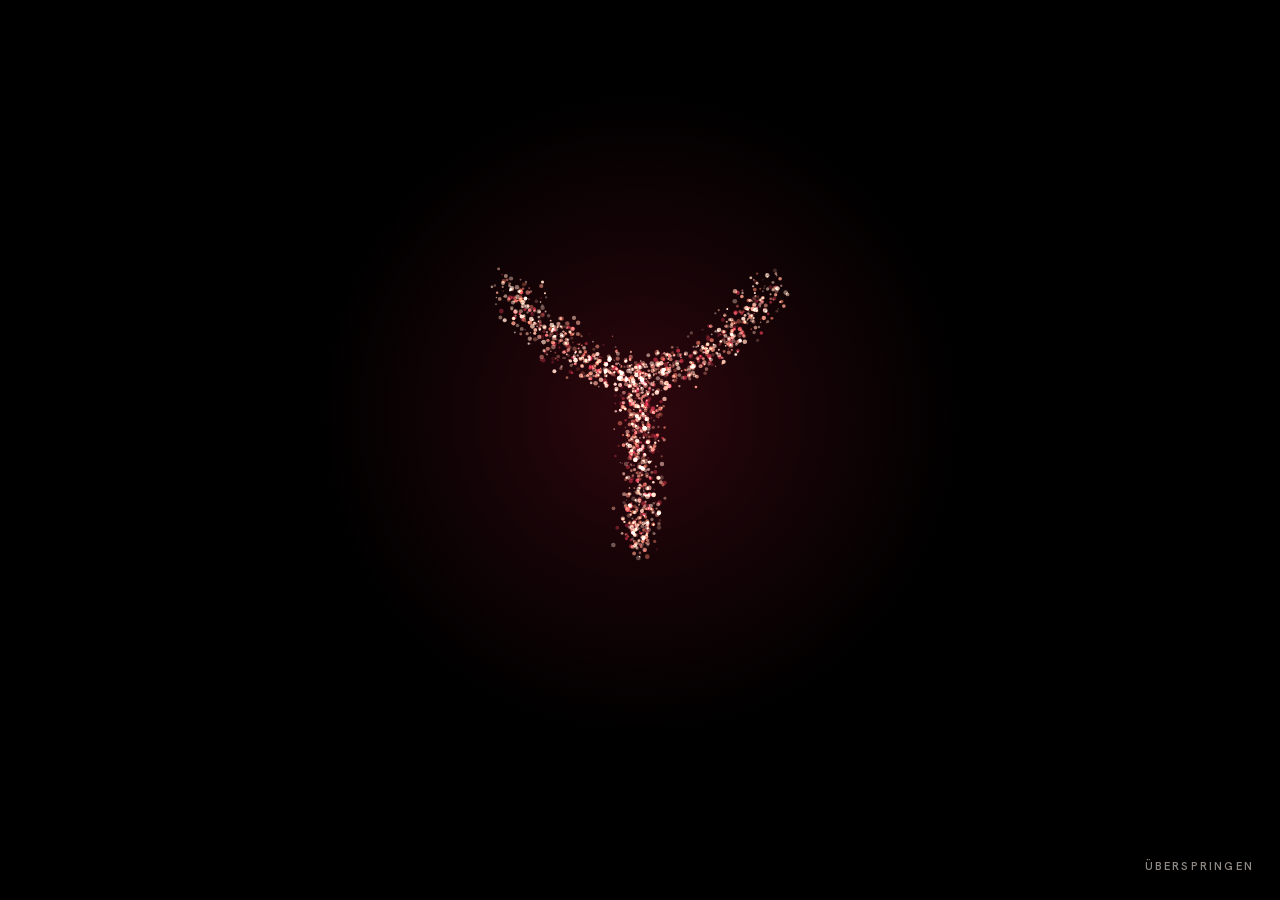
<file: index.html>
<!doctype html>
<html lang="de">
<head>
<meta charset="utf-8">
<meta name="viewport" content="width=device-width,initial-scale=1,viewport-fit=cover">
<title>BLYNK Warteliste</title>
<meta name="description" content="BLYNK: Weniger schreiben. Mehr erleben. München und Frankfurt, ab April 2027. Nur auf Bewerbung.">
<meta name="theme-color" content="#000000">
<meta property="og:title" content="BLYNK · Let's blynk tonight.">
<meta property="og:description" content="Weniger schreiben. Mehr erleben. München und Frankfurt, ab April 2027. Nur auf Bewerbung.">
<meta property="og:image" content="https://letsblynk.com/media/teaser_poster.jpg">
<meta property="og:image" content="https://letsblynk.com/media/portrait-900.jpg">
<meta property="og:url" content="https://letsblynk.com/">
<link rel="icon" href="favicon.ico" sizes="any">
<link rel="icon" href="favicon.svg" type="image/svg+xml">
<link rel="apple-touch-icon" href="apple-touch-icon.png">
<style>
@font-face{font-family:"Hanken Grotesk";font-weight:400;font-display:swap;src:url(media/fonts/HankenGrotesk-Regular.woff2) format("woff2")}
@font-face{font-family:"Hanken Grotesk";font-weight:500;font-display:swap;src:url(media/fonts/HankenGrotesk-Medium.woff2) format("woff2")}
@font-face{font-family:"Hanken Grotesk";font-weight:600;font-display:swap;src:url(media/fonts/HankenGrotesk-SemiBold.woff2) format("woff2")}
@font-face{font-family:"Poppins";font-weight:800;font-display:swap;src:url(media/fonts/Poppins-ExtraBold.ttf) format("truetype")}

/* Layout: Porträt im roten Licht als volle Bildhälfte (Desktop links, Handy oben), daneben Satz, Countdown und Warteliste. Kein Text über dem Foto. Nur ein dunkles Erscheinungsbild, wie App und Markenbuch. */
:root{
 --night:#000; --raised:#121212; --raised2:#1c1c1c;
 --fg:#fff; --soft:#d9d4ce; --muted:#9d968f;
 --wine:#6e1220; --bone:#f3eadb; --err:#ff9c9c;
 --display:"Poppins","Helvetica Neue",Helvetica,Arial,sans-serif;
 --ui:"Hanken Grotesk","Helvetica Neue",Helvetica,Arial,sans-serif;
 color-scheme:dark;
}
*{box-sizing:border-box}
[hidden]{display:none!important}
html{-webkit-text-size-adjust:100%;background:var(--night)}
body{margin:0;background:var(--night);color:var(--fg);font-family:var(--ui);font-size:17px;line-height:1.5;-webkit-font-smoothing:antialiased;overflow-x:hidden;min-height:100vh;min-height:100dvh;display:flex;flex-direction:column}

img,video{max-width:100%;display:block}
a{color:inherit}
.w{position:relative;z-index:1;width:100%;max-width:1160px;margin:0 auto;padding-left:max(16px,env(safe-area-inset-left,0px));padding-right:max(16px,env(safe-area-inset-right,0px))}
:focus-visible{outline:2px solid var(--fg);outline-offset:3px;border-radius:6px}

header{position:sticky;top:0;z-index:20;background:#000;padding-top:env(safe-area-inset-top,0px);border-bottom:1px solid rgba(243,234,219,.14)}
header .w{display:flex;align-items:center;height:60px}
.wm{width:96px;height:auto}
.lang{margin-left:auto;font:inherit;font-size:11px;font-weight:600;letter-spacing:.2em;background:none;color:var(--soft);border:1px solid rgba(243,234,219,.25);border-radius:999px;padding:7px 12px;cursor:pointer;transition:border-color .2s,color .2s}
.lang:hover{border-color:var(--bone);color:var(--bone)}

main{flex:1}
.portrait{position:fixed;inset:0;z-index:0;margin:0;overflow:hidden;pointer-events:none}
.portrait img{width:100%;height:100%;object-fit:cover;object-position:50% 22%;animation:fade 1.8s cubic-bezier(.23,1,.32,1) .1s both}
@keyframes fade{from{opacity:0;transform:scale(1.06)}to{opacity:1;transform:scale(1)}}
@media (min-width:901px){
 .portrait{left:auto;width:62vw;-webkit-mask-image:linear-gradient(90deg,transparent,#000 45%);mask-image:linear-gradient(90deg,transparent,#000 45%)}
 .portrait img{object-position:60% 28%}
 @keyframes fade{from{opacity:0;transform:scale(1.06)}to{opacity:1;transform:scale(1)}}
}
main{display:flex;align-items:center}
main .w{display:grid;grid-template-columns:minmax(0,640px);justify-content:center;justify-items:center;row-gap:clamp(32px,6vh,52px);padding-block:clamp(28px,7vh,72px)}
.intro{width:100%}
.card{width:100%;max-width:420px}
.kicker{font-size:12px;font-weight:600;letter-spacing:.32em;text-transform:uppercase;color:var(--soft);margin:0 0 10px}
h1{font-family:var(--display);font-weight:800;letter-spacing:-.03em;line-height:1;margin:0;font-size:clamp(46px,13vw,76px);color:var(--bone)}
.line{white-space:nowrap}
.lede{margin:16px 0 0;font-size:clamp(16px,1.5vw,18px);line-height:1.5;color:var(--soft);max-width:30em}
.line{display:block;overflow:hidden;padding-bottom:.1em}
.line>span{display:block;animation:rise .9s cubic-bezier(.23,1,.32,1) both}
.line:nth-child(2)>span{animation-delay:.12s}
@keyframes rise{from{transform:translateY(105%)}}
/* Das BLYNK-Auge: pulsiert und blinzelt */
.eye{display:block;width:clamp(44px,11vw,58px);height:auto;margin:0 auto 20px;overflow:visible;filter:drop-shadow(0 0 5px rgba(140,22,42,.45))}
.eye .lid{transform-box:fill-box;transform-origin:50% 30%;animation:blink 5.2s cubic-bezier(.65,0,.35,1) 1.2s infinite}
@keyframes blink{0%,86%,100%{transform:scaleY(1)}90%{transform:scaleY(.06)}94%{transform:scaleY(1)}}

/* Mehr erleben: Buchstaben kommen einzeln aus der Unschärfe und rücken zusammen */
h1.lux{position:relative;isolation:isolate;color:var(--bone);display:inline-block}
h1.lux .ch{display:inline-block;white-space:pre;opacity:0;filter:blur(14px);transform:translateY(.12em);animation:chin 1.3s cubic-bezier(.23,1,.32,1) forwards}
@keyframes chin{to{opacity:1;filter:blur(0);transform:none}}
h1.lux .word{display:inline-block;animation:track 2.2s cubic-bezier(.23,1,.32,1) both}
@keyframes track{from{letter-spacing:.14em}to{letter-spacing:-.03em}}
/* Countdown: läuft sekundengenau */
.timer{display:flex;justify-content:center;align-items:flex-start;gap:clamp(5px,1.6vw,10px);margin-top:26px}
.unit{display:grid;justify-items:center;gap:6px}
.digits{display:flex;gap:3px}
.dg{position:relative;min-width:clamp(22px,6.4vw,30px);height:clamp(34px,9.6vw,44px);border-radius:7px;background:linear-gradient(#151515,#0a0a0a);border:1px solid rgba(243,234,219,.14);font-family:var(--display);font-weight:800;font-size:clamp(18px,5.2vw,26px);line-height:clamp(32px,9.2vw,42px);color:var(--bone);text-align:center;font-variant-numeric:tabular-nums;overflow:hidden}
.dg span{display:block}
.dg.tick span{animation:tick .45s cubic-bezier(.23,1,.32,1)}
@keyframes tick{from{transform:translateY(-70%);opacity:0}}
.unit small{font-size:9.5px;font-weight:600;letter-spacing:.2em;text-transform:uppercase;color:var(--muted)}
.sep{font-family:var(--display);font-weight:800;font-size:clamp(16px,4.6vw,22px);line-height:clamp(34px,9.6vw,44px);color:rgba(243,234,219,.35)}
.timer-note{margin:12px 0 0;font-size:11px;letter-spacing:.24em;text-transform:uppercase;color:var(--muted)}

.card{position:relative;isolation:isolate;overflow:hidden;background:#050505;border:1px solid rgba(243,234,219,.16);border-radius:28px;padding:clamp(24px,3.4vw,40px)}
.card::before{content:"";position:absolute;inset:-20%;z-index:-1;background:radial-gradient(85% 60% at 50% 0%,rgba(168,26,50,.9),rgba(110,18,32,.45) 45%,transparent 78%),radial-gradient(80% 50% at 50% 100%,rgba(130,20,38,.75),rgba(110,18,32,.2) 50%,transparent 80%);animation:cardpulse 4.8s cubic-bezier(.45,0,.55,1) infinite}
@keyframes cardpulse{0%,100%{opacity:.35;transform:scale(.92)}50%{opacity:1;transform:scale(1.08)}}
.card h2{font-family:var(--display);font-weight:800;font-size:24px;letter-spacing:-.02em;line-height:1.1;margin:0 0 18px}
.sub{margin:0 0 22px;font-size:14px;color:var(--muted)}
.seg{display:flex;gap:28px;margin-bottom:20px;border-bottom:1px solid rgba(243,234,219,.14)}
.seg button{font:inherit;font-size:12px;font-weight:600;letter-spacing:.18em;text-transform:uppercase;border:0;background:none;color:var(--muted);padding:0 0 12px;margin-bottom:-1px;border-bottom:1px solid transparent;cursor:pointer;transition:color .15s,border-color .15s}
.seg button:hover{color:var(--soft)}
.seg button[aria-pressed="true"]{color:var(--bone);border-bottom-color:var(--bone)}
form,.grp{display:grid;gap:16px}
label{display:grid;gap:4px;font-size:11px;font-weight:600;letter-spacing:.16em;text-transform:uppercase;color:var(--muted)}
input,select{font:inherit;font-size:17px;letter-spacing:0;text-transform:none;color:var(--fg);background:transparent;border:0;border-bottom:1px solid rgba(243,234,219,.22);border-radius:0;padding:6px 0 8px;width:100%;outline:none;-webkit-appearance:none;appearance:none;min-width:0;transition:border-color .2s}
input::placeholder{color:#5f5a55}
select{background-image:linear-gradient(45deg,transparent 50%,#9d968f 50%),linear-gradient(135deg,#9d968f 50%,transparent 50%);background-position:calc(100% - 10px) 55%,calc(100% - 4px) 55%;background-size:6px 6px;background-repeat:no-repeat;padding-right:24px}
select option{background:#111;color:#fff}
input:focus,select:focus{border-bottom-color:var(--bone)}
label:focus-within{color:var(--bone)}
[aria-invalid="true"]{border-bottom-color:var(--err)!important}
.row{display:grid;grid-template-columns:1fr 1fr;gap:16px}
@media (max-width:340px){.row{grid-template-columns:1fr}}
.ok{display:flex;gap:12px;align-items:flex-start;font-size:12.5px;font-weight:400;letter-spacing:0;text-transform:none;line-height:1.45;color:var(--muted);margin-top:2px}
.ok input{width:18px;height:18px;flex:0 0 18px;padding:0;border:1px solid rgba(243,234,219,.4);border-radius:50%;margin-top:1px;cursor:pointer;display:grid;place-content:center}
.ok input:checked{background:var(--bone);border-color:var(--bone)}
.ok input:checked::after{content:"";width:8px;height:4px;border-left:1.5px solid #000;border-bottom:1.5px solid #000;transform:rotate(-45deg) translate(1px,-1px)}
.ok a{color:var(--soft)}
.hp{position:absolute;left:-9999px;width:1px;height:1px;overflow:hidden}
.send{font:inherit;font-weight:600;font-size:13px;letter-spacing:.2em;text-transform:uppercase;background:var(--bone);color:#000;border:0;border-radius:999px;height:56px;cursor:pointer;margin-top:6px;transition:transform .12s cubic-bezier(.23,1,.32,1),background-color .2s}
.send:hover{background:#fff}
.send:active{transform:scale(.98)}
.send[disabled]{opacity:.6;cursor:default}
.err{color:var(--err);font-size:13px;margin:0}
.err:empty{display:none}
.done{display:grid;gap:14px}
.done p{margin:0;color:var(--soft)}
.invite{display:flex;gap:10px;align-items:center;border-bottom:1px solid rgba(243,234,219,.22);padding:4px 0 10px}
.invite code{font-family:var(--ui);font-size:14px;overflow-wrap:anywhere;flex:1;min-width:0;color:var(--bone)}
.invite button{font:inherit;font-weight:600;font-size:11px;letter-spacing:.18em;text-transform:uppercase;background:none;color:var(--fg);border:1px solid rgba(243,234,219,.4);border-radius:999px;height:36px;padding:0 14px;cursor:pointer}
.invite button:hover{border-color:var(--bone)}
.note{font-size:13px;color:var(--muted)}

footer .w{display:flex;flex-wrap:wrap;gap:6px 18px;padding-block:14px calc(14px + env(safe-area-inset-bottom,0px));font-size:13px;color:var(--muted)}
footer a{color:var(--muted);text-decoration:none}
footer a:hover{color:var(--fg)}
/* Intro: Staub formt das BLYNK-Auge, glüht, zerstiebt, die Seite öffnet sich wie ein Lid */
#intro{position:fixed;inset:0;z-index:100;background:#000;cursor:pointer;--rx:0px;--ry:0px}
#intro.open{-webkit-mask-image:radial-gradient(ellipse var(--rx) var(--ry) at 50% 46%,transparent 0 92%,#000 100%);mask-image:radial-gradient(ellipse var(--rx) var(--ry) at 50% 46%,transparent 0 92%,#000 100%)}
#intro canvas{position:absolute;inset:0;width:100%;height:100%}
#intro button{position:absolute;right:max(16px,env(safe-area-inset-right,0px));bottom:calc(16px + env(safe-area-inset-bottom,0px));font:inherit;font-size:11px;font-weight:600;letter-spacing:.2em;text-transform:uppercase;color:#8f8882;background:none;border:0;padding:10px;cursor:pointer}
#intro button:hover{color:#f3eadb}
body.intro-on{overflow:hidden}
body.intro-on .portrait img,body.intro-on h1.lux *,body.intro-on /* Komposition: Text links, Gesicht rechts, damit nichts im Gesicht liegt */
.intro{text-align:left}
h1.lux{text-align:left}
.intro .eye{margin:0 0 18px}
.timer{justify-content:flex-start}
.timer-note{text-align:left}
main .w{justify-content:start!important;justify-items:start!important}
.card{max-width:420px}
@media (max-width:900px){
 main .w{grid-template-columns:minmax(0,1fr)!important}
 h1.lux .word{display:inline-block}
 .intro,h1.lux{text-align:center}
 .intro .eye{margin:0 auto 10px;width:40px}
 .timer{justify-content:center}
 .timer-note{text-align:center}
 main .w{justify-items:center!important;justify-content:center!important;padding-block:12px 28px!important;row-gap:22px!important}
}
@media (min-width:600px) and (max-width:900px){
 h1.lux{font-size:clamp(56px,8vw,72px)}
}
@media (max-width:599px){
 h1.lux{font-size:clamp(38px,11vw,46px);line-height:1}
 .card{max-width:none}
}
@media (min-width:901px){
 main .w{grid-template-columns:minmax(0,480px)!important;padding-left:max(48px,7vw)!important;margin:0;row-gap:28px!important;padding-block:32px 40px!important}
 header .w,footer .w{max-width:none;padding-left:max(48px,7vw);padding-right:max(48px,7vw)}
 h1.lux{font-size:clamp(56px,5.6vw,84px)!important;line-height:.98}
 h1.lux .word{display:block}
}
/* Kopfzeile: Logo, kleiner Satz mit blinzelndem Auge, Sprache */
header .w{position:relative}
.claim{position:absolute;left:50%;top:50%;transform:translate(-50%,-50%);display:flex;align-items:center;gap:9px;white-space:nowrap}
header .eye{width:18px!important;margin:0!important;filter:drop-shadow(0 0 3px rgba(140,22,42,.5))}
header h1.lux{font-family:var(--ui)!important;font-size:11px!important;font-weight:600;letter-spacing:.3em!important;text-transform:uppercase;line-height:1;color:var(--bone);text-align:left}
header h1.lux .word{display:inline-block!important;animation:none}
header h1.lux .ch{filter:blur(6px)}
@media (max-width:420px){.claim{gap:7px}header h1.lux{letter-spacing:.2em!important;font-size:10px!important}.wm{width:80px}}

/* Großer Timer auf Höhe des Gesichts */
.timer{margin-top:0!important;gap:clamp(5px,1.6vw,12px)}
.digits{gap:4px}
.dg{min-width:clamp(30px,8.4vw,52px)!important;height:clamp(46px,12.6vw,76px)!important;font-size:clamp(28px,7.6vw,48px)!important;line-height:clamp(44px,12.2vw,74px)!important;border-radius:clamp(8px,2vw,12px)!important;background:rgba(10,10,10,.82)!important}
.sep{font-size:clamp(22px,6vw,36px)!important;line-height:clamp(46px,12.6vw,76px)!important}
.unit small{font-size:10px;margin-top:2px}
.timer-note{font-size:12px!important;margin-top:16px!important}
@media (max-width:900px){main .w{padding-block:clamp(110px,19vh,190px) 28px!important;row-gap:clamp(36px,6vh,56px)!important}}
@media (min-width:901px){main .w{grid-template-columns:minmax(0,560px)!important;row-gap:40px!important}}
/* Timer liegt auf den Augen, Hinweis und Warteliste rücken dicht heran */
.timer-note{margin-top:8px!important}
main .w{row-gap:20px!important}
@media (min-width:901px){
 .portrait{left:16vw;right:16vw;width:auto;-webkit-mask-image:linear-gradient(90deg,transparent,#000 22%,#000 78%,transparent);mask-image:linear-gradient(90deg,transparent,#000 22%,#000 78%,transparent)}
 .portrait img{object-position:62% 30%}
 main .w{grid-template-columns:minmax(0,560px)!important;justify-content:center!important;justify-items:center!important;padding-left:16px!important;margin:0 auto!important;padding-block:var(--top,180px) 40px!important}
 .intro,.timer-note{text-align:center}
 .timer{justify-content:center}
 header .w,footer .w{max-width:1160px;margin:0 auto}
}
@media (min-width:600px) and (max-width:900px){main .w{padding-top:clamp(90px,12vh,150px)!important}}
/* Timer oberhalb der Augen, Warteliste direkt unterhalb: Lage wird per Skript aus dem Bild berechnet */
main{align-items:flex-start!important}
main .w{padding-top:var(--padtop,24px)!important}
.card{margin-top:var(--cardgap,0px)}
.sr{position:absolute;width:1px;height:1px;overflow:hidden;clip:rect(0 0 0 0);white-space:nowrap}
/* Blinzelndes Auge neben dem Titel der Warteliste */
.cardhead{display:flex;align-items:center;justify-content:space-between;gap:16px;margin-bottom:18px}
.cardhead h2{margin:0!important}
.cardeye{width:30px!important;margin:0!important;flex:none;filter:drop-shadow(0 0 4px rgba(150,22,44,.55))}
/* bis München und Frankfurt: dünn, gesperrt, zwischen zwei Haarlinien */
.timer-note{display:flex;align-items:center;justify-content:center;gap:12px;margin-top:14px!important;font-size:10px!important;font-weight:400;letter-spacing:.36em!important;white-space:nowrap;text-transform:uppercase;color:var(--bone)!important;opacity:.86;padding-left:.46em}
.timer-note::before,.timer-note::after{content:"";height:1px;width:clamp(18px,6vw,64px);background:linear-gradient(90deg,transparent,rgba(243,234,219,.6))}
.timer-note::after{background:linear-gradient(90deg,rgba(243,234,219,.6),transparent)}
/* Lesbarkeit auf dem hellen Bild, ohne das Bild abzudunkeln */
.unit small,.timer-note{text-shadow:0 1px 2px rgba(0,0,0,.95),0 0 10px rgba(0,0,0,.85),0 0 22px rgba(0,0,0,.6)}
.timer-note::before,.timer-note::after{box-shadow:0 0 6px rgba(0,0,0,.8)}
.dg{box-shadow:0 6px 18px rgba(0,0,0,.45)}
footer{position:relative;z-index:2;background:#000;border-top:1px solid rgba(243,234,219,.14)}
/* Menüzeile: weicher Verlauf von Schwarz ins Bild statt harter Kante */
header{background:linear-gradient(180deg,#000 0%,rgba(0,0,0,.92) 45%,rgba(0,0,0,.55) 72%,rgba(0,0,0,0) 100%)!important;border-bottom:0!important;padding-bottom:34px}
main{margin-top:-34px}
/* Desktop und iPad quer: weinroter Verlauf an den Seiten statt schwarzer Balken */
@media (min-width:901px){
 body{background:
  radial-gradient(60% 75% at 0% 55%,rgba(150,24,44,.85),rgba(110,18,32,.45) 45%,transparent 75%),
  radial-gradient(60% 75% at 100% 55%,rgba(150,24,44,.85),rgba(110,18,32,.45) 45%,transparent 75%),
  linear-gradient(90deg,#2a0509 0%,#000 26%,#000 74%,#2a0509 100%)!important;background-attachment:fixed!important}
 .portrait{-webkit-mask-image:linear-gradient(90deg,transparent 0%,#000 24%,#000 76%,transparent 100%)!important;mask-image:linear-gradient(90deg,transparent 0%,#000 24%,#000 76%,transparent 100%)!important}
}
/* Instagram in der Menüzeile */
.social{margin-left:auto;display:grid;place-items:center;width:34px;height:34px;border-radius:999px;border:1px solid rgba(243,234,219,.25);color:var(--soft);transition:border-color .2s,color .2s}
.social:hover{border-color:var(--bone);color:var(--bone)}
.social svg{width:16px;height:16px}
.igfoot{display:inline-flex;align-items:center;gap:6px}
.igfoot svg{width:15px;height:15px}
@media (prefers-reduced-motion:reduce){*,*::before,*::after{animation:none!important;transition:none!important}}
</style>
</head>
<body>


<div id="intro" aria-hidden="true"><canvas id="introc"></canvas><button type="button" id="skip" tabindex="-1">Überspringen</button></div>

<figure class="portrait"><img src="media/portrait-900.jpg" srcset="media/portrait-900.jpg 900w, media/portrait.jpg 1450w" sizes="(min-width:901px) 44vw, 100vw" alt="Porträt einer Frau im roten Licht" fetchpriority="high"></figure>

<header><div class="w">
 <svg class="wm" role="img" aria-label="BLYNK" viewBox="-160 -160 11188 1810"><g transform="translate(0 1490) scale(1 -1)"><path d="M165 0H738C1084 0 1241 173 1241 402C1241 631 1080 761 931 769V784C1069 818 1183 913 1183 1099C1183 1319 1030 1490 714 1490H165ZM393 196V669H724C902 669 1015 554 1015 413C1015 289 929 196 715 196ZM393 845V1295H698C875 1295 959 1202 959 1080C959 937 843 845 692 845Z" fill="#fff"/><path transform="translate(2287 0)" d="M165 0H1068V196H393V1490H165Z" fill="#fff"/><path d="M4559 1380 Q5207 486 5855 1380" fill="none" stroke="#fff" stroke-width="220" stroke-linecap="round"/><path d="M5207 933 L5207 110" fill="none" stroke="#fff" stroke-width="220" stroke-linecap="round"/><path transform="translate(6969 0)" d="M165 0H396V795C396 872 388 1026 379 1213C487 1013 544 910 617 793L1120 0H1384V1490H1153V642C1153 556 1157 417 1168 273C1102 416 1035 529 989 603L428 1490H165Z" fill="#fff"/><path transform="translate(9460 0)" d="M165 0H393V468L602 692L1083 0H1353L761 845L1347 1490H1057L639 1027C544 920 466 824 390 717L393 1014V1490H165Z" fill="#fff"/></g></svg>
 <a class="social" href="https://www.instagram.com/lets.blynk/" target="_blank" rel="noopener" aria-label="BLYNK auf Instagram (@lets.blynk)"><svg viewBox="0 0 24 24" aria-hidden="true"><rect x="3" y="3" width="18" height="18" rx="5.5" fill="none" stroke="currentColor" stroke-width="1.6"/><circle cx="12" cy="12" r="4.1" fill="none" stroke="currentColor" stroke-width="1.6"/><circle cx="17.4" cy="6.6" r="1.1" fill="currentColor"/></svg></a>
 <button class="lang" style="margin-left:10px" id="lang" type="button" aria-label="Sprache wechseln">EN</button>
</div></header>

<main><h1 class="sr" id="h1"><span data-t="h1b">Mehr erleben.</span></h1><div class="w">
 <div class="intro">
  <div class="timer" id="timer" role="timer"></div>
  <p class="timer-note" data-t="tnote">bis München und Frankfurt</p>
 </div>

 <div class="card" id="liste">
  <div id="formwrap">
   <div class="cardhead"><h2 id="ftitle">Auf die Warteliste.</h2><svg class="eye cardeye" viewBox="4380 60 1650 1460" aria-hidden="true"><g transform="translate(0 1490) scale(1 -1)"><g class="lid"><path d="M4559 1380 Q5207 486 5855 1380" fill="none" stroke="#f3eadb" stroke-width="200" stroke-linecap="round"/><path d="M5207 933 L5207 110" fill="none" stroke="#f3eadb" stroke-width="200" stroke-linecap="round"/></g></g></svg></div>
   <div class="seg" role="group" aria-label="Ich bin">
    <button type="button" id="t-member" aria-pressed="true" data-t="t_m">Mitglied</button>
    <button type="button" id="t-partner" aria-pressed="false" data-t="t_p">Partner</button>
   </div>
   <form id="form" novalidate>
    <div class="hp" aria-hidden="true"><label>Website<input id="f-hp" tabindex="-1" autocomplete="off"></label></div>
    <div class="grp" id="g-member">
     <div class="row">
      <label><span data-t="name">Vorname</span><input id="f-name" autocomplete="given-name" maxlength="40"></label>
      <label><span data-t="city">Stadt</span><select id="f-city"></select></label>
     </div>
     <label><span data-t="mail">E-Mail</span><input id="f-mail" type="email" autocomplete="email" inputmode="email" maxlength="80"></label>
     <label id="codewrap" hidden><span data-t="code">Einladungscode</span><input id="f-code" maxlength="24" autocapitalize="characters" autocorrect="off"></label>
    </div>
    <div class="grp" id="g-partner" hidden>
     <div class="row">
      <label><span data-t="biz">Betrieb</span><input id="p-biz" maxlength="80" autocomplete="organization"></label>
      <label><span data-t="type">Art</span><select id="p-type"></select></label>
     </div>
     <div class="row">
      <label><span data-t="contact">Ansprechpartner</span><input id="p-name" maxlength="60" autocomplete="name"></label>
      <label><span data-t="city">Stadt</span><select id="p-city"></select></label>
     </div>
     <div class="row">
      <label><span data-t="mail">E-Mail</span><input id="p-mail" type="email" autocomplete="email" inputmode="email" maxlength="80"></label>
      <label><span data-t="phone">Telefon</span><input id="p-tel" type="tel" maxlength="30" autocomplete="tel"></label>
     </div>
    </div>
    <label class="ok"><input id="f-ok" type="checkbox"><span id="ok-text"></span></label>
    <p class="err" id="err" role="alert"></p>
    <button class="send" id="send" type="submit">Eintragen</button>
   </form>
  </div>
  <div class="done" id="done" hidden aria-live="polite">
   <h2 id="d-h"></h2>
   <p id="d-p"></p>
   <div id="d-invite" hidden>
    <p data-t="inv_p" style="margin-bottom:8px">Bring Freunde mit. Mit deinem Link landen sie mit dir auf der Liste.</p>
    <div class="invite"><code id="inv-link"></code><button id="copy" type="button" data-t="copy">Kopieren</button></div>
   </div>
   <p class="note" id="d-note" hidden></p>
  </div>
 </div>
</div></main>

<footer><div class="w">
 <span>© 2026 BLYNK</span>
 <a href="impressum.html" data-t="imp">Impressum</a>
 <a href="datenschutz.html" data-t="ds">Datenschutz</a>
 <a class="igfoot" href="https://www.instagram.com/lets.blynk/" target="_blank" rel="noopener"><svg viewBox="0 0 24 24" aria-hidden="true"><rect x="3" y="3" width="18" height="18" rx="5.5" fill="none" stroke="currentColor" stroke-width="1.6"/><circle cx="12" cy="12" r="4.1" fill="none" stroke="currentColor" stroke-width="1.6"/><circle cx="17.4" cy="6.6" r="1.1" fill="currentColor"/></svg><span>@lets.blynk</span></a>
 <a href="mailto:info@letsblynk.com">info@letsblynk.com</a>
 <span data-t="ai">Bild KI-generiert</span>
</div></footer>

<script>
/* Ziel: Supabase-Tabelle public.waitlist (Frankfurt). Öffentlicher Schlüssel, Besucher dürfen nur eintragen, nicht lesen. */
const ENDPOINT = "https://fixbjbrrpkvuqzwudthp.supabase.co/rest/v1/waitlist";
const KEY = "sb_publishable_X3zyIel2L_0V623xOwaJgw_TXD5B_BW";
const SITE = "https://letsblynk.com";
const LIVE = /(^|\.)letsblynk\.com$/i.test(location.hostname);
const LAUNCH = new Date("2027-04-01T00:00:00+02:00");
const T = {
 de:{ lang:"EN", kicker:"München · Frankfurt · April 2027", h1a:"Weniger schreiben.", h1b:"Mehr erleben.",
  tnote:"bis München und Frankfurt", play:"Mit Ton", pause:"Pause",
  t_m:"Mitglied", t_p:"Partner", f_m:"Auf die Warteliste.", f_p:"Partner werden.", s_m:"Das Komitee meldet sich vor dem Start.", s_p:"Für Restaurants, Bars, Hotels und Gastgeber. Wir melden uns persönlich.", lede:"Die Erlebnis-App für Dinner, Abende und Dates. Mit geprüften Mitgliedern.",
  name:"Vorname", city:"Stadt", mail:"E-Mail", ig:"Instagram (optional)", code:"Einladungscode",
  biz:"Betrieb", type:"Art", contact:"Ansprechpartner", phone:"Telefon",
  cities:["München","Frankfurt","Andere Stadt"], types:["Restaurant","Bar","Club","Hotel","Events","Anderes"],
  ok_m:'Ich bin 18+ und stimme dem <a href="datenschutz.html">Datenschutz</a> zu.',
  ok_p:'Wir stimmen dem <a href="datenschutz.html">Datenschutz</a> zu.',
  send_m:"Eintragen", send_p:"Anfragen", sending:"Wird gesendet …",
  e_name:"Bitte gib deinen Vornamen an.", e_mail:"Bitte prüfe die E-Mail-Adresse.", e_biz:"Bitte gib den Betrieb an.", e_contact:"Bitte nenne einen Ansprechpartner.", e_ok:"Bitte bestätige die Einwilligung.", e_net:"Das hat nicht geklappt. Bitte versuch es noch einmal.",
  d_hm:n=>`${n}, du stehst auf der Liste.`, d_pm:"Wir melden uns vor dem Start in deiner Stadt.", d_hp:"Danke, eure Anfrage ist da.", d_pp:"Wir melden uns persönlich, innerhalb von zwei Werktagen.",
  inv_p:"Bring Freunde mit. Mit deinem Link landen sie mit dir auf der Liste.", copy:"Kopieren", copied:"Kopiert", skip:"Überspringen",
  preview:"Vorschau: Hier wird nichts gespeichert, erst auf letsblynk.com.", imp:"Impressum", ds:"Datenschutz", ai:"Bild KI-generiert" },
 en:{ lang:"DE", kicker:"Munich · Frankfurt · April 2027", h1a:"Text less.", h1b:"Live more.",
  tnote:"until Munich and Frankfurt", play:"Sound on", pause:"Pause",
  t_m:"Member", t_p:"Partner", f_m:"Join the waiting list.", f_p:"Become a partner.", s_m:"The committee will be in touch before launch.", s_p:"For restaurants, bars, hotels and hosts. We'll get in touch personally.", lede:"The experience app for dinners, nights out and dates. With vetted members.",
  name:"First name", city:"City", mail:"Email", ig:"Instagram (optional)", code:"Invite code",
  biz:"Venue", type:"Type", contact:"Contact person", phone:"Phone",
  cities:["Munich","Frankfurt","Other city"], types:["Restaurant","Bar","Club","Hotel","Events","Other"],
  ok_m:'I am 18+ and accept the <a href="datenschutz.html">privacy policy</a>.',
  ok_p:'We accept the <a href="datenschutz.html">privacy policy</a>.',
  send_m:"Join", send_p:"Send request", sending:"Sending …",
  e_name:"Please enter your first name.", e_mail:"Please check the email address.", e_biz:"Please enter the venue.", e_contact:"Please enter a contact person.", e_ok:"Please confirm your consent.", e_net:"That didn't work. Please try again.",
  d_hm:n=>`${n}, you're on the list.`, d_pm:"We'll be in touch before launch in your city.", d_hp:"Thanks, we have your request.", d_pp:"We'll get in touch personally within two working days.",
  inv_p:"Bring friends. With your link they join the list with you.", copy:"Copy", copied:"Copied",
  preview:"Preview: nothing is saved here, only on letsblynk.com.", imp:"Legal notice", ds:"Privacy", ai:"Image AI-generated" }
};
const $ = id => document.getElementById(id);
const q = new URLSearchParams(location.search);
let lang = "de";
try { const s = localStorage.getItem("blynk-lang"); if (s === "de" || s === "en") lang = s; else if (!(navigator.language || "de").toLowerCase().startsWith("de")) lang = "en"; } catch (e) {}
if (q.get("lang")) lang = q.get("lang").toLowerCase().startsWith("en") ? "en" : "de";
let kind = q.get("p") !== null ? "partner" : "member";
if (q.get("code")) { $("f-code").value = q.get("code").slice(0, 24).toUpperCase(); $("codewrap").hidden = false; }
const CITY_VAL = ["München", "Frankfurt", "Andere"];
const days = () => Math.max(0, Math.ceil((LAUNCH - new Date()) / 864e5));
function opts(sel, labels, values) { const v = sel.value; sel.innerHTML = labels.map((l, i) => `<option value="${values[i]}">${l}</option>`).join(""); if (v) sel.value = v; }
function render() {
 const t = T[lang], p = kind === "partner"; document.documentElement.lang = lang;
 document.querySelectorAll("[data-t]").forEach(el => { const v = t[el.dataset.t]; if (typeof v === "string") el.textContent = v; });
 tickTimer();
 const h = $("h1"), txt = t.h1b;
 if (h.dataset.txt !== txt) {
  h.dataset.txt = txt; h.setAttribute("aria-label", txt); let k = 0;
  h.innerHTML = txt.split(" ").map(w => `<span class="word" aria-hidden="true">${[...w].map(c => `<span class="ch" style="animation-delay:${(k++ * 70 + 150)}ms">${c}</span>`).join("")}</span>`).join(" ");
 }
 $("ftitle").textContent = p ? t.f_p : t.f_m;
 $("t-member").setAttribute("aria-pressed", !p); $("t-partner").setAttribute("aria-pressed", p);
 $("g-member").hidden = p; $("g-partner").hidden = !p;
 opts($("f-city"), t.cities, CITY_VAL); opts($("p-city"), t.cities, CITY_VAL); opts($("p-type"), t.types, T.de.types);
 $("ok-text").innerHTML = p ? t.ok_p : t.ok_m;
 $("send").textContent = p ? t.send_p : t.send_m;
 $("err").textContent = "";
}
/* Countdown bis zum Start, jede Sekunde */
const UNITS = { de: ["Tage", "Std", "Min", "Sek"], en: ["Days", "Hrs", "Min", "Sec"] };
let lastT = "";
function tickTimer() {
 let ms = Math.max(0, LAUNCH - new Date());
 const d = Math.floor(ms / 864e5); ms -= d * 864e5;
 const h = Math.floor(ms / 36e5); ms -= h * 36e5;
 const m = Math.floor(ms / 6e4); ms -= m * 6e4;
 const sec = Math.floor(ms / 1e3);
 const parts = [String(d).padStart(3, "0"), String(h).padStart(2, "0"), String(m).padStart(2, "0"), String(sec).padStart(2, "0")];
 const el = $("timer"), u = UNITS[lang];
 if (el.dataset.lang !== lang) {
  el.dataset.lang = lang;
  el.innerHTML = parts.map((p, i) => `${i ? '<span class="sep" aria-hidden="true">:</span>' : ""}<div class="unit"><div class="digits">${[...p].map(c => `<span class="dg"><span>${c}</span></span>`).join("")}</div><small>${u[i]}</small></div>`).join("");
 } else {
  const cells = el.querySelectorAll(".dg"), all = parts.join("");
  cells.forEach((c, i) => { if (all[i] !== lastT[i]) { c.firstChild.textContent = all[i]; c.classList.remove("tick"); void c.offsetWidth; c.classList.add("tick"); } });
 }
 el.setAttribute("aria-label", `${d} ${u[0]}, ${h} ${u[1]}, ${m} ${u[2]}`);
 lastT = parts.join("");
}
setInterval(tickTimer, 1000);
$("lang").onclick = () => { lang = lang === "de" ? "en" : "de"; try { localStorage.setItem("blynk-lang", lang); } catch (e) {} render(); };
$("t-member").onclick = () => { kind = "member"; render(); };
$("t-partner").onclick = () => { kind = "partner"; render(); };
const mailOk = s => /^[^\s@]+@[^\s@]+\.[^\s@]{2,}$/.test(s);
function bad(id, msg) { const el = $(id); el.setAttribute("aria-invalid", "true"); el.focus(); $("err").textContent = msg; return false; }
function check() {
 const t = T[lang]; document.querySelectorAll("[aria-invalid]").forEach(e => e.removeAttribute("aria-invalid"));
 if (kind === "member") { if (!$("f-name").value.trim()) return bad("f-name", t.e_name); if (!mailOk($("f-mail").value.trim())) return bad("f-mail", t.e_mail); }
 else { if (!$("p-biz").value.trim()) return bad("p-biz", t.e_biz); if (!$("p-name").value.trim()) return bad("p-name", t.e_contact); if (!mailOk($("p-mail").value.trim())) return bad("p-mail", t.e_mail); }
 if (!$("f-ok").checked) return bad("f-ok", t.e_ok);
 return true;
}
function makeCode(name) {
 const base = (name || "GAST").normalize("NFD").replace(/[^A-Za-z]/g, "").toUpperCase().slice(0, 8) || "GAST";
 const abc = "ABCDEFGHJKMNPQRSTUVWXYZ23456789"; let r = ""; crypto.getRandomValues(new Uint8Array(4)).forEach(b => r += abc[b % abc.length]);
 return `${base}-${r}`;
}
function showDone(name, invite) {
 const t = T[lang];
 $("formwrap").hidden = true; $("done").hidden = false;
 $("d-h").textContent = kind === "member" ? t.d_hm(name) : t.d_hp;
 $("d-p").textContent = kind === "member" ? t.d_pm : t.d_pp;
 if (invite) { $("d-invite").hidden = false; $("inv-link").textContent = `${SITE}/?code=${invite}`; }
 if (!LIVE) { $("d-note").hidden = false; $("d-note").textContent = t.preview; }
}
$("copy").onclick = () => {
 const b = $("copy"), txt = $("inv-link").textContent;
 const sel = () => { const r = document.createRange(); r.selectNodeContents($("inv-link")); const s = getSelection(); s.removeAllRanges(); s.addRange(r); };
 try { navigator.clipboard.writeText(txt).then(() => { b.textContent = T[lang].copied; setTimeout(() => b.textContent = T[lang].copy, 1800); }, sel); } catch (e) { sel(); }
};
$("form").addEventListener("submit", async e => {
 e.preventDefault(); const t = T[lang];
 if (!check()) return;
 const v = id => $(id).value.trim();
 const name = kind === "member" ? v("f-name") : v("p-name");
 const invite = kind === "member" ? makeCode(name) : null;
 if (v("f-hp") || !LIVE) { showDone(name, invite); return; }
 const body = kind === "member"
  ? { kind, name, city: $("f-city").value, email: v("f-mail").toLowerCase(), code: v("f-code").toUpperCase(), consent: true, lang, source: "website", details: { invite } }
  : { kind, business: v("p-biz"), city: $("p-city").value, name, phone: v("p-tel"), email: v("p-mail").toLowerCase(), consent: true, lang, source: "website", details: { type: $("p-type").value } };
 const btn = $("send"); btn.disabled = true; btn.textContent = t.sending; $("err").textContent = "";
 try {
  const r = await fetch(ENDPOINT, { method: "POST", headers: { "Content-Type": "application/json", apikey: KEY, Prefer: "return=minimal" }, body: JSON.stringify(body) });
  if (!r.ok && r.status !== 409) throw new Error(String(r.status)); /* 409 = steht schon auf der Liste */
  showDone(name, invite);
 } catch (_) { $("err").textContent = t.e_net; btn.disabled = false; btn.textContent = kind === "member" ? t.send_m : t.send_p; }
});
render();

/* Augen im Hintergrundbild finden und Timer darüber, Warteliste darunter setzen */
function placeAroundEyes() {
 const img = document.querySelector(".portrait img"), w = document.querySelector("main .w"), intro = document.querySelector(".intro");
 if (!img || !img.naturalWidth) return;
 const ir = img.getBoundingClientRect(), nw = img.naturalWidth, nh = img.naturalHeight, sc = Math.max(ir.width / nw, ir.height / nh);
 const py = parseFloat(getComputedStyle(img).objectPosition.split(" ")[1]) / 100;
 const oy = ir.top + (ir.height - nh * sc) * py;
 const eyeTop = oy + .285 * nh * sc, eyeBot = oy + .365 * nh * sc;
 w.style.setProperty("--padtop", "0px"); w.style.setProperty("--cardgap", "0px");
 const top0 = intro.getBoundingClientRect().top + scrollY, h = intro.offsetHeight;
 const pad = Math.max(16, eyeTop - 10 - h - top0);
 w.style.setProperty("--padtop", pad + "px");
 const gap = parseFloat(getComputedStyle(w).rowGap) || 0;
 const cardTop = top0 + pad + h + gap;
 w.style.setProperty("--cardgap", Math.max(0, eyeBot + 14 - cardTop) + "px");
}
const img0 = document.querySelector(".portrait img");
if (img0) { if (img0.complete) placeAroundEyes(); else img0.addEventListener("load", placeAroundEyes); }
addEventListener("resize", placeAroundEyes);

/* Intro beim ersten Aufruf je Sitzung */
(function () {
 const box = $("intro"), cv = $("introc");
 let seen = false; try { seen = sessionStorage.getItem("blynk-intro") === "1"; } catch (e) {}
 if (seen || matchMedia("(prefers-reduced-motion: reduce)").matches || !cv.getContext) { box.remove(); return; }
 try { sessionStorage.setItem("blynk-intro", "1"); } catch (e) {}
 document.body.classList.add("intro-on");
 const ctx = cv.getContext("2d"), dpr = Math.min(2, devicePixelRatio || 1);
 let W, H; const size = () => { W = innerWidth; H = innerHeight; cv.width = W * dpr; cv.height = H * dpr; ctx.setTransform(dpr, 0, 0, dpr, 0, 0); };
 size(); addEventListener("resize", size);
 // Das Auge aus der Wortmarke: Bogen und Stiel (Koordinaten der Marke, y nach unten)
 const qx = (t, a, b, c) => (1 - t) * (1 - t) * a + 2 * (1 - t) * t * b + t * t * c;
 const shape = () => {
  const r = Math.random();
  if (r < .62) { const t = Math.random(); return [qx(t, 4559, 5207, 5855), qx(t, 110, 1004, 110)]; }
  return [5207, 557 + Math.random() * 823];
 };
 const N = W < 600 ? 900 : 1500, P = [];
 const COLS = ["#e8b49a", "#d8907a", "#f3d2b8", "#b8664f", "#f6e2cc", "#9e2a3a"];
 for (let i = 0; i < N; i++) {
  const [x, y] = shape(), g = () => (Math.random() + Math.random() + Math.random() - 1.5) * 95;
  P.push({ sx: Math.random(), sy: Math.random(), tx: x + g(), ty: y + g(), d: Math.random() * 360, r: .5 + Math.random() * 1.3,
   c: COLS[(Math.random() * COLS.length) | 0], a: .35 + Math.random() * .65, vx: (Math.random() - .5) * 2, vy: (Math.random() - .5) * 2, ph: Math.random() * 6.28 });
 }
 const ease = t => t < .5 ? 4 * t * t * t : 1 - Math.pow(-2 * t + 2, 3) / 2, cl = t => Math.max(0, Math.min(1, t));
 let t0 = performance.now(), skipAt = null, done = false;
 const T = { form: 450, held: 1650, glow: 2350, burst: 2600, open: 2700, end: 3900 };
 function skip() { if (skipAt === null) { const el = performance.now() - t0; if (el < T.burst) t0 -= T.burst - el; skipAt = 1; } }
 box.addEventListener("click", skip); $("skip").addEventListener("click", e => { e.stopPropagation(); skip(); });
 addEventListener("keydown", skip, { once: true });
 function frame(now) {
  if (done) return;
  const t = now - t0;
  ctx.clearRect(0, 0, W, H);
  const s = Math.min(W * .34, H * .3, 300) / 1296, ox = W / 2 - 5207 * s, oy = H * .46 - 745 * s;
  // weinroter Schein hinter dem Auge
  const gl = Math.sin(cl((t - T.held) / (T.glow - T.held)) * Math.PI) * (1 - cl((t - T.burst) / 400));
  if (gl > 0) { const rg = ctx.createRadialGradient(W / 2, H * .46, 0, W / 2, H * .46, 260 * s * 6); rg.addColorStop(0, `rgba(140,22,42,${.55 * gl})`); rg.addColorStop(1, "rgba(110,18,32,0)"); ctx.fillStyle = rg; ctx.fillRect(0, 0, W, H); }
  ctx.globalCompositeOperation = "lighter";
  for (const p of P) {
   const k = ease(cl((t - T.form - p.d) / 900));
   let x = p.sx * W + (ox + p.tx * s - p.sx * W) * k + Math.sin(t / 600 + p.ph) * (1 - k) * 8;
   let y = p.sy * H + (oy + p.ty * s - p.sy * H) * k + Math.cos(t / 700 + p.ph) * (1 - k) * 8;
   const b = cl((t - T.burst) / 700), bb = b * b;
   x += (x - W / 2) * bb * 1.6 + p.vx * bb * 90; y += (y - H * .46) * bb * 1.6 + p.vy * bb * 90;
   const tw = .7 + .3 * Math.sin(t / 140 + p.ph);
   ctx.globalAlpha = p.a * tw * cl(t / 350) * (1 - b) * (1 + gl * .6);
   ctx.fillStyle = p.c; ctx.beginPath(); ctx.arc(x, y, p.r * (1 + gl * .5), 0, 6.283); ctx.fill();
  }
  ctx.globalCompositeOperation = "source-over"; ctx.globalAlpha = 1;
  // Blinzeln: das Lid öffnet sich als Ellipse
  if (t > T.open) {
   const u = cl((t - T.open) / (T.end - T.open)), o = 1 - Math.pow(1 - u, 3);
   box.classList.add("open");
   const R = Math.hypot(W, H);
   box.style.setProperty("--rx", (R * (.12 + .95 * o)) + "px");
   box.style.setProperty("--ry", (R * .95 * Math.pow(u, 2.2) + 1.5) + "px");
  }
  if (t > T.burst && document.body.classList.contains("intro-on")) document.body.classList.remove("intro-on");
  if (t >= T.end) { done = true; box.remove(); return; }
  requestAnimationFrame(frame);
 }
 requestAnimationFrame(frame);
})();
</script>

</body>
</html>
</file>
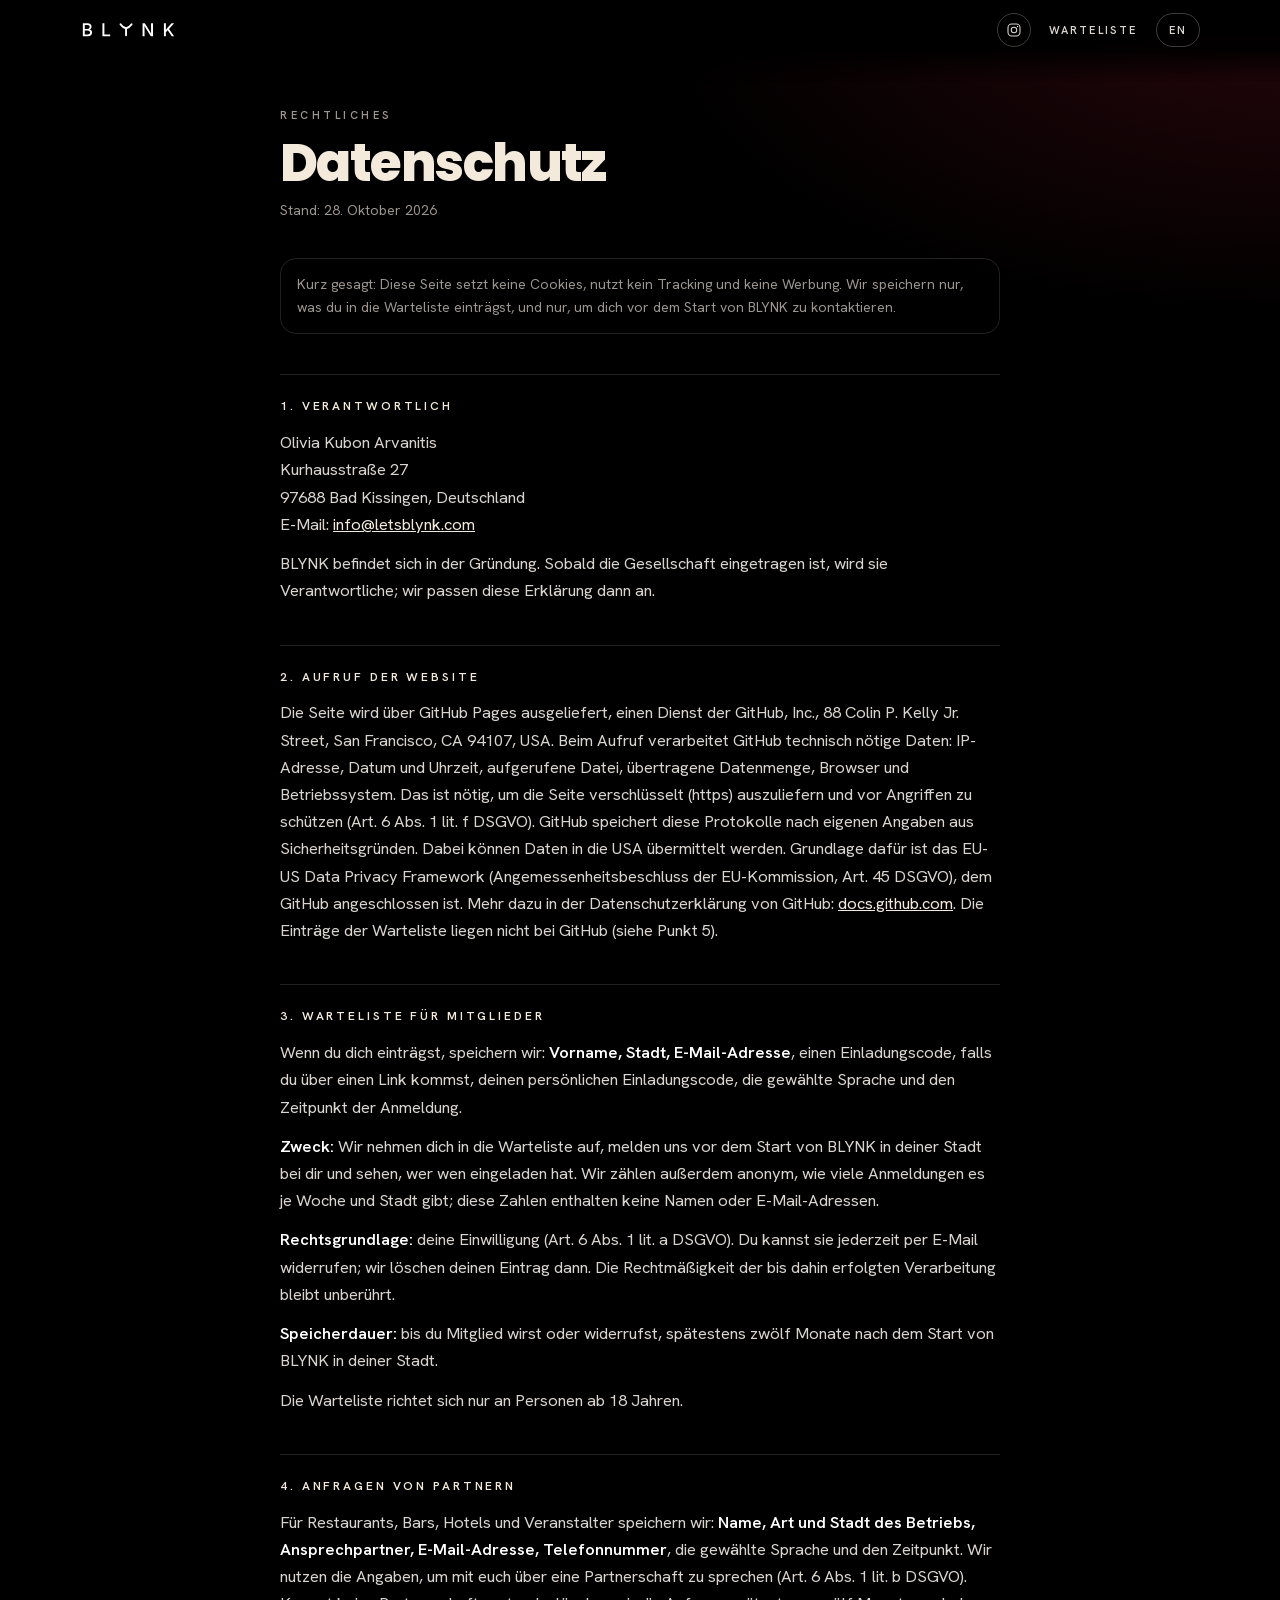
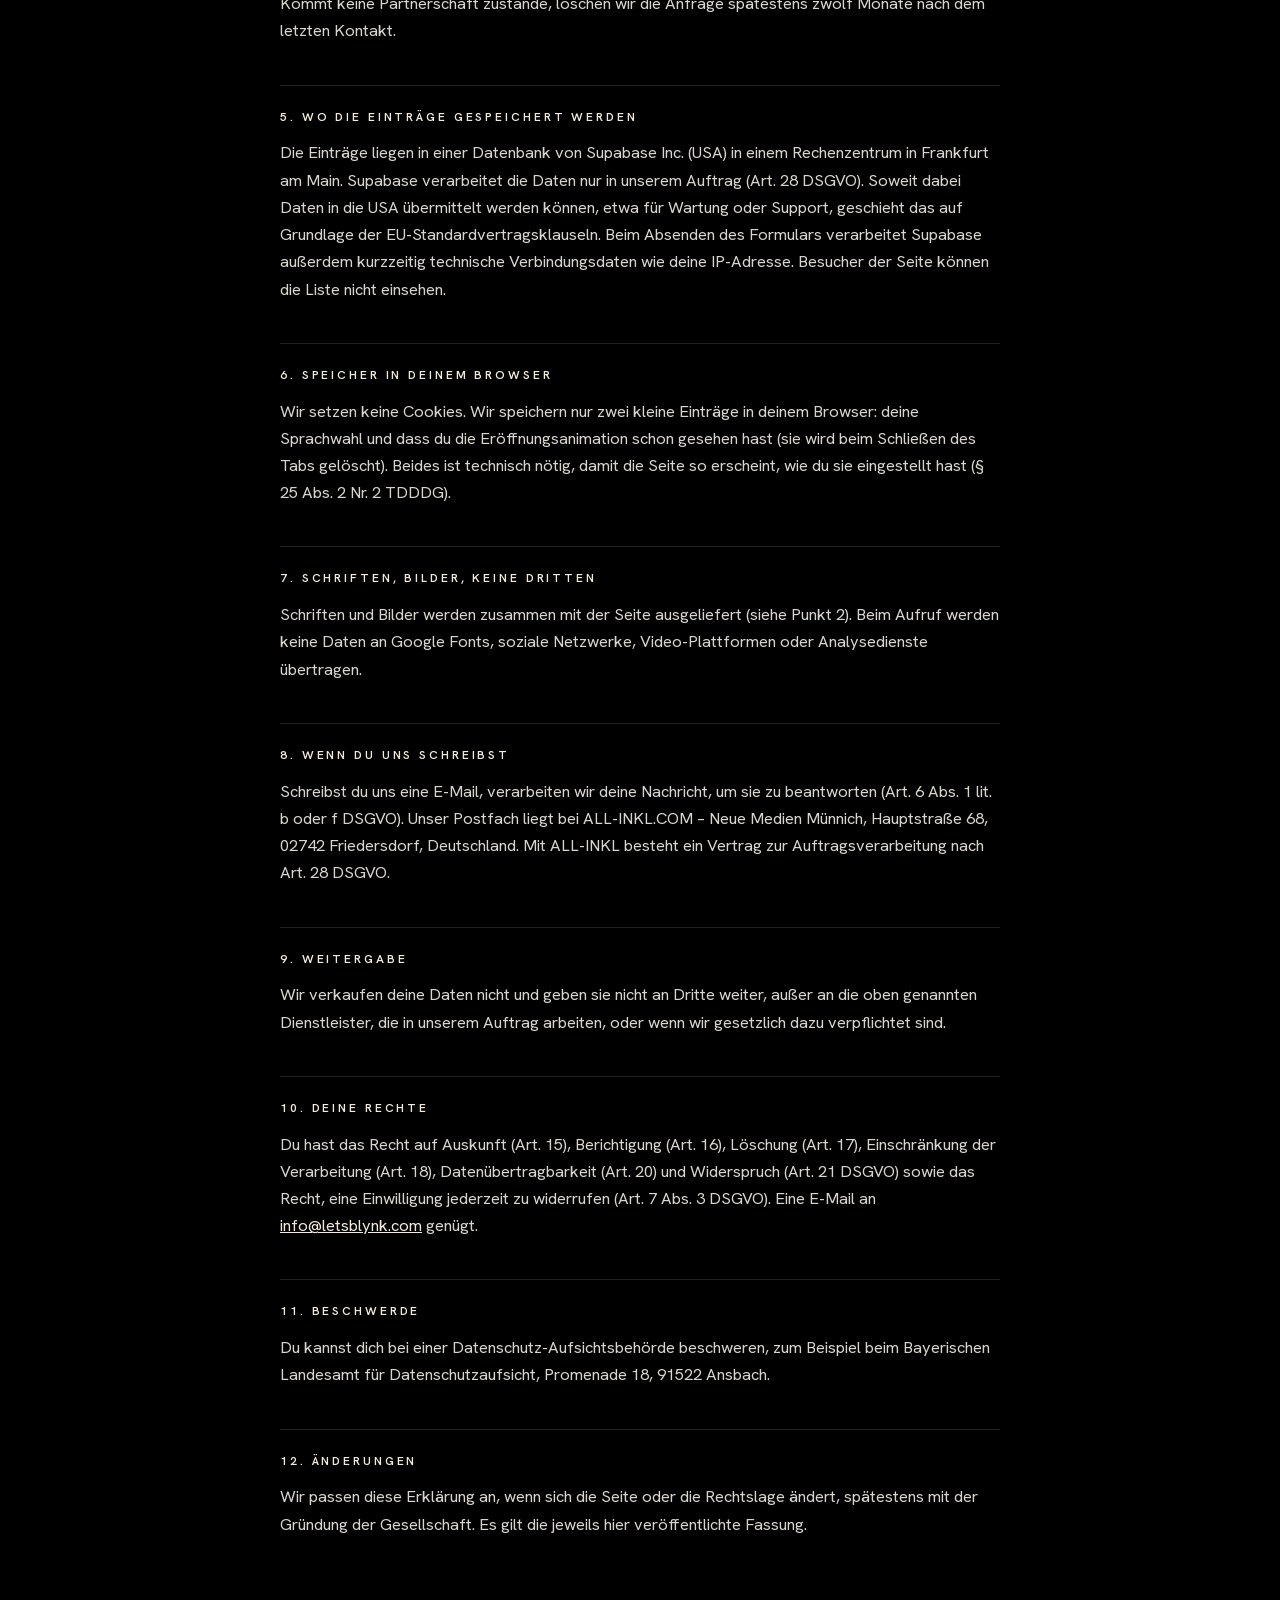
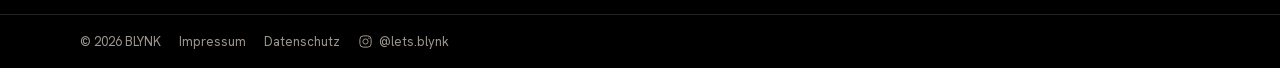
<file: datenschutz.html>
<!doctype html>
<html lang="de">
<head>
<meta charset="utf-8">
<meta name="viewport" content="width=device-width,initial-scale=1,viewport-fit=cover">
<title>Datenschutz · BLYNK</title>
<meta name="robots" content="noindex">
<meta name="theme-color" content="#000000">
<link rel="icon" href="favicon.ico" sizes="any">
<link rel="icon" href="favicon.svg" type="image/svg+xml">
<link rel="apple-touch-icon" href="apple-touch-icon.png">
<link rel="stylesheet" href="legal.css">
</head>
<body>
<header><div class="w">
 <a href="index.html" aria-label="BLYNK, zur Startseite"><svg class="wm" role="img" aria-label="BLYNK" viewBox="-160 -160 11188 1810"><g transform="translate(0 1490) scale(1 -1)"><path d="M165 0H738C1084 0 1241 173 1241 402C1241 631 1080 761 931 769V784C1069 818 1183 913 1183 1099C1183 1319 1030 1490 714 1490H165ZM393 196V669H724C902 669 1015 554 1015 413C1015 289 929 196 715 196ZM393 845V1295H698C875 1295 959 1202 959 1080C959 937 843 845 692 845Z" fill="#fff"/><path transform="translate(2287 0)" d="M165 0H1068V196H393V1490H165Z" fill="#fff"/><path d="M4559 1380 Q5207 486 5855 1380" fill="none" stroke="#fff" stroke-width="220" stroke-linecap="round"/><path d="M5207 933 L5207 110" fill="none" stroke="#fff" stroke-width="220" stroke-linecap="round"/><path transform="translate(6969 0)" d="M165 0H396V795C396 872 388 1026 379 1213C487 1013 544 910 617 793L1120 0H1384V1490H1153V642C1153 556 1157 417 1168 273C1102 416 1035 529 989 603L428 1490H165Z" fill="#fff"/><path transform="translate(9460 0)" d="M165 0H393V468L602 692L1083 0H1353L761 845L1347 1490H1057L639 1027C544 920 466 824 390 717L393 1014V1490H165Z" fill="#fff"/></g></svg></a>
 <nav><a class="social" href="https://www.instagram.com/lets.blynk/" target="_blank" rel="noopener" aria-label="BLYNK auf Instagram (@lets.blynk)"><svg viewBox="0 0 24 24" aria-hidden="true"><rect x="3" y="3" width="18" height="18" rx="5.5" fill="none" stroke="currentColor" stroke-width="1.6"/><circle cx="12" cy="12" r="4.1" fill="none" stroke="currentColor" stroke-width="1.6"/><circle cx="17.4" cy="6.6" r="1.1" fill="currentColor"/></svg></a><a href="index.html" data-de="Warteliste" data-en="Waiting list">Warteliste</a><button class="lang" id="lang" type="button">EN</button></nav>
</div></header>

<main class="w">
<div data-lang="de">
 <p class="kicker">Rechtliches</p>
 <h1>Datenschutz</h1>
 <p class="stand">Stand: 28. Oktober 2026</p>
 <p class="note">Kurz gesagt: Diese Seite setzt keine Cookies, nutzt kein Tracking und keine Werbung. Wir speichern nur, was du in die Warteliste einträgst, und nur, um dich vor dem Start von BLYNK zu kontaktieren.</p>

 <h2>1. Verantwortlich</h2>
 <address>Olivia Kubon Arvanitis<br>Kurhausstraße 27<br>97688 Bad Kissingen, Deutschland<br>E-Mail: <a href="mailto:info@letsblynk.com">info@letsblynk.com</a></address>
 <p>BLYNK befindet sich in der Gründung. Sobald die Gesellschaft eingetragen ist, wird sie Verantwortliche; wir passen diese Erklärung dann an.</p>

 <h2>2. Aufruf der Website</h2>
 <p>Die Seite wird über GitHub Pages ausgeliefert, einen Dienst der GitHub, Inc., 88 Colin P. Kelly Jr. Street, San Francisco, CA 94107, USA. Beim Aufruf verarbeitet GitHub technisch nötige Daten: IP-Adresse, Datum und Uhrzeit, aufgerufene Datei, übertragene Datenmenge, Browser und Betriebssystem. Das ist nötig, um die Seite verschlüsselt (https) auszuliefern und vor Angriffen zu schützen (Art. 6 Abs. 1 lit. f DSGVO). GitHub speichert diese Protokolle nach eigenen Angaben aus Sicherheitsgründen. Dabei können Daten in die USA übermittelt werden. Grundlage dafür ist das EU-US Data Privacy Framework (Angemessenheitsbeschluss der EU-Kommission, Art. 45 DSGVO), dem GitHub angeschlossen ist. Mehr dazu in der Datenschutzerklärung von GitHub: <a href="https://docs.github.com/de/site-policy/privacy-policies/github-general-privacy-statement" target="_blank" rel="noopener">docs.github.com</a>. Die Einträge der Warteliste liegen nicht bei GitHub (siehe Punkt 5).</p>

 <h2>3. Warteliste für Mitglieder</h2>
 <p>Wenn du dich einträgst, speichern wir: <b>Vorname, Stadt, E-Mail-Adresse</b>, einen Einladungscode, falls du über einen Link kommst, deinen persönlichen Einladungscode, die gewählte Sprache und den Zeitpunkt der Anmeldung.</p>
 <p><b>Zweck:</b> Wir nehmen dich in die Warteliste auf, melden uns vor dem Start von BLYNK in deiner Stadt bei dir und sehen, wer wen eingeladen hat. Wir zählen außerdem anonym, wie viele Anmeldungen es je Woche und Stadt gibt; diese Zahlen enthalten keine Namen oder E-Mail-Adressen.</p>
 <p><b>Rechtsgrundlage:</b> deine Einwilligung (Art. 6 Abs. 1 lit. a DSGVO). Du kannst sie jederzeit per E-Mail widerrufen; wir löschen deinen Eintrag dann. Die Rechtmäßigkeit der bis dahin erfolgten Verarbeitung bleibt unberührt.</p>
 <p><b>Speicherdauer:</b> bis du Mitglied wirst oder widerrufst, spätestens zwölf Monate nach dem Start von BLYNK in deiner Stadt.</p>
 <p>Die Warteliste richtet sich nur an Personen ab 18 Jahren.</p>

 <h2>4. Anfragen von Partnern</h2>
 <p>Für Restaurants, Bars, Hotels und Veranstalter speichern wir: <b>Name, Art und Stadt des Betriebs, Ansprechpartner, E-Mail-Adresse, Telefonnummer</b>, die gewählte Sprache und den Zeitpunkt. Wir nutzen die Angaben, um mit euch über eine Partnerschaft zu sprechen (Art. 6 Abs. 1 lit. b DSGVO). Kommt keine Partnerschaft zustande, löschen wir die Anfrage spätestens zwölf Monate nach dem letzten Kontakt.</p>

 <h2>5. Wo die Einträge gespeichert werden</h2>
 <p>Die Einträge liegen in einer Datenbank von Supabase Inc. (USA) in einem Rechenzentrum in Frankfurt am Main. Supabase verarbeitet die Daten nur in unserem Auftrag (Art. 28 DSGVO). Soweit dabei Daten in die USA übermittelt werden können, etwa für Wartung oder Support, geschieht das auf Grundlage der EU-Standardvertragsklauseln. Beim Absenden des Formulars verarbeitet Supabase außerdem kurzzeitig technische Verbindungsdaten wie deine IP-Adresse. Besucher der Seite können die Liste nicht einsehen.</p>

 <h2>6. Speicher in deinem Browser</h2>
 <p>Wir setzen keine Cookies. Wir speichern nur zwei kleine Einträge in deinem Browser: deine Sprachwahl und dass du die Eröffnungsanimation schon gesehen hast (sie wird beim Schließen des Tabs gelöscht). Beides ist technisch nötig, damit die Seite so erscheint, wie du sie eingestellt hast (§ 25 Abs. 2 Nr. 2 TDDDG).</p>

 <h2>7. Schriften, Bilder, keine Dritten</h2>
 <p>Schriften und Bilder werden zusammen mit der Seite ausgeliefert (siehe Punkt 2). Beim Aufruf werden keine Daten an Google Fonts, soziale Netzwerke, Video-Plattformen oder Analysedienste übertragen.</p>

 <h2>8. Wenn du uns schreibst</h2>
 <p>Schreibst du uns eine E-Mail, verarbeiten wir deine Nachricht, um sie zu beantworten (Art. 6 Abs. 1 lit. b oder f DSGVO). Unser Postfach liegt bei ALL-INKL.COM – Neue Medien Münnich, Hauptstraße 68, 02742 Friedersdorf, Deutschland. Mit ALL-INKL besteht ein Vertrag zur Auftragsverarbeitung nach Art. 28 DSGVO.</p>

 <h2>9. Weitergabe</h2>
 <p>Wir verkaufen deine Daten nicht und geben sie nicht an Dritte weiter, außer an die oben genannten Dienstleister, die in unserem Auftrag arbeiten, oder wenn wir gesetzlich dazu verpflichtet sind.</p>

 <h2>10. Deine Rechte</h2>
 <p>Du hast das Recht auf Auskunft (Art. 15), Berichtigung (Art. 16), Löschung (Art. 17), Einschränkung der Verarbeitung (Art. 18), Datenübertragbarkeit (Art. 20) und Widerspruch (Art. 21 DSGVO) sowie das Recht, eine Einwilligung jederzeit zu widerrufen (Art. 7 Abs. 3 DSGVO). Eine E-Mail an <a href="mailto:info@letsblynk.com">info@letsblynk.com</a> genügt.</p>

 <h2>11. Beschwerde</h2>
 <p>Du kannst dich bei einer Datenschutz-Aufsichtsbehörde beschweren, zum Beispiel beim Bayerischen Landesamt für Datenschutzaufsicht, Promenade 18, 91522 Ansbach.</p>

 <h2>12. Änderungen</h2>
 <p>Wir passen diese Erklärung an, wenn sich die Seite oder die Rechtslage ändert, spätestens mit der Gründung der Gesellschaft. Es gilt die jeweils hier veröffentlichte Fassung.</p>
</div>

<div data-lang="en">
 <p class="kicker">Legal</p>
 <h1>Privacy</h1>
 <p class="stand">Last updated: 28 October 2026</p>
 <p class="note">In short: this site sets no cookies and uses no tracking or advertising. We only store what you enter on the waiting list, and only to contact you before BLYNK launches.</p>

 <h2>1. Controller</h2>
 <address>Olivia Kubon Arvanitis<br>Kurhausstraße 27<br>97688 Bad Kissingen, Germany<br>Email: <a href="mailto:info@letsblynk.com">info@letsblynk.com</a></address>
 <p>BLYNK is being founded. Once the company is registered, it will become the controller and we will update this policy.</p>

 <h2>2. Visiting the website</h2>
 <p>The site is delivered via GitHub Pages, a service of GitHub, Inc., 88 Colin P. Kelly Jr. Street, San Francisco, CA 94107, USA. When you visit, GitHub processes technically necessary data: IP address, date and time, file requested, amount of data transferred, browser and operating system. This is needed to deliver the site encrypted (https) and protect it from attacks (Art. 6 (1) (f) GDPR). According to GitHub, these logs are kept for security purposes. Data may be transferred to the USA on the basis of the EU-US Data Privacy Framework (European Commission adequacy decision, Art. 45 GDPR), in which GitHub participates. See GitHub's privacy statement: <a href="https://docs.github.com/en/site-policy/privacy-policies/github-general-privacy-statement" target="_blank" rel="noopener">docs.github.com</a>. Waiting-list entries are not stored at GitHub (see section 5).</p>

 <h2>3. Waiting list for members</h2>
 <p>When you sign up, we store your <b>first name, city and email address</b>, an invite code if you came via a link, your personal invite code, the language you chose and the time of sign-up.</p>
 <p><b>Purpose:</b> to put you on the waitlist, contact you before BLYNK launches in your city and see who invited whom. We also count sign-ups per week and city anonymously; these figures contain no names or email addresses.</p>
 <p><b>Legal basis:</b> your consent (Art. 6 (1) (a) GDPR). You can withdraw it at any time by email; we will then delete your entry. Processing carried out before the withdrawal remains lawful.</p>
 <p><b>Retention:</b> until you become a member or withdraw, at the latest twelve months after BLYNK launches in your city.</p>
 <p>The waiting list is only for people aged 18 and over.</p>

 <h2>4. Partner requests</h2>
 <p>For restaurants, bars, hotels and hosts we store the <b>venue name, type and city, contact person, email address and phone number</b>, the language chosen and the time. We use these details to discuss a partnership with you (Art. 6 (1) (b) GDPR). If no partnership results, we delete the request no later than twelve months after the last contact.</p>

 <h2>5. Where entries are stored</h2>
 <p>Entries are stored in a database run by Supabase Inc. (USA) in a data centre in Frankfurt am Main. Supabase processes the data only on our behalf (Art. 28 GDPR). Where data may be transferred to the USA, for example for maintenance or support, this is based on the EU Standard Contractual Clauses. When you submit the form, Supabase also briefly processes technical connection data such as your IP address. Visitors to the site cannot view the list.</p>

 <h2>6. Storage in your browser</h2>
 <p>We set no cookies. We only store two small items in your browser: your language choice and the fact that you have already seen the opening animation (deleted when you close the tab). Both are technically necessary to show the site the way you set it (§ 25 (2) no. 2 TDDDG).</p>

 <h2>7. Fonts, images, no third parties</h2>
 <p>Fonts and images are delivered together with the site (see section 2). No data is sent to Google Fonts, social networks, video platforms or analytics services when you visit.</p>

 <h2>8. If you email us</h2>
 <p>If you email us, we process your message to answer it (Art. 6 (1) (b) or (f) GDPR). Our mailbox is hosted by ALL-INKL.COM – Neue Medien Münnich, Hauptstraße 68, 02742 Friedersdorf, Germany. We have a data processing agreement with ALL-INKL under Art. 28 GDPR.</p>

 <h2>9. Sharing</h2>
 <p>We do not sell your data and do not pass it on to third parties, except to the service providers named above who work on our behalf, or where we are legally required to.</p>

 <h2>10. Your rights</h2>
 <p>You have the right of access (Art. 15), rectification (Art. 16), erasure (Art. 17), restriction of processing (Art. 18), data portability (Art. 20) and objection (Art. 21 GDPR), and the right to withdraw consent at any time (Art. 7 (3) GDPR). An email to <a href="mailto:info@letsblynk.com">info@letsblynk.com</a> is enough.</p>

 <h2>11. Complaints</h2>
 <p>You can lodge a complaint with a data protection authority, for example the Bavarian State Office for Data Protection Supervision (BayLDA), Promenade 18, 91522 Ansbach, Germany.</p>

 <h2>12. Changes</h2>
 <p>We update this policy when the site or the law changes, and at the latest when the company is founded. The version published here applies.</p>
</div>
</main>

<footer><div class="w">
 <span>© 2026 BLYNK</span>
 <a href="impressum.html" data-de="Impressum" data-en="Legal notice">Impressum</a>
 <a href="datenschutz.html" data-de="Datenschutz" data-en="Privacy">Datenschutz</a>
 <a class="igfoot" href="https://www.instagram.com/lets.blynk/" target="_blank" rel="noopener"><svg viewBox="0 0 24 24" aria-hidden="true"><rect x="3" y="3" width="18" height="18" rx="5.5" fill="none" stroke="currentColor" stroke-width="1.6"/><circle cx="12" cy="12" r="4.1" fill="none" stroke="currentColor" stroke-width="1.6"/><circle cx="17.4" cy="6.6" r="1.1" fill="currentColor"/></svg><span>@lets.blynk</span></a>
</div></footer>

<script>
let lang = "de";
try { const s = localStorage.getItem("blynk-lang"); if (s === "de" || s === "en") lang = s; } catch (e) {}
function setLang(l) {
 lang = l; document.documentElement.lang = l;
 document.getElementById("lang").textContent = l === "de" ? "EN" : "DE";
 document.querySelectorAll("[data-de]").forEach(el => el.textContent = el.dataset[l]);
 document.title = (l === "de" ? "Datenschutz" : "Privacy") + " · BLYNK";
 try { localStorage.setItem("blynk-lang", l); } catch (e) {}
}
document.getElementById("lang").onclick = () => setLang(lang === "de" ? "en" : "de");
setLang(lang);
</script>
</body>
</html>
</file>
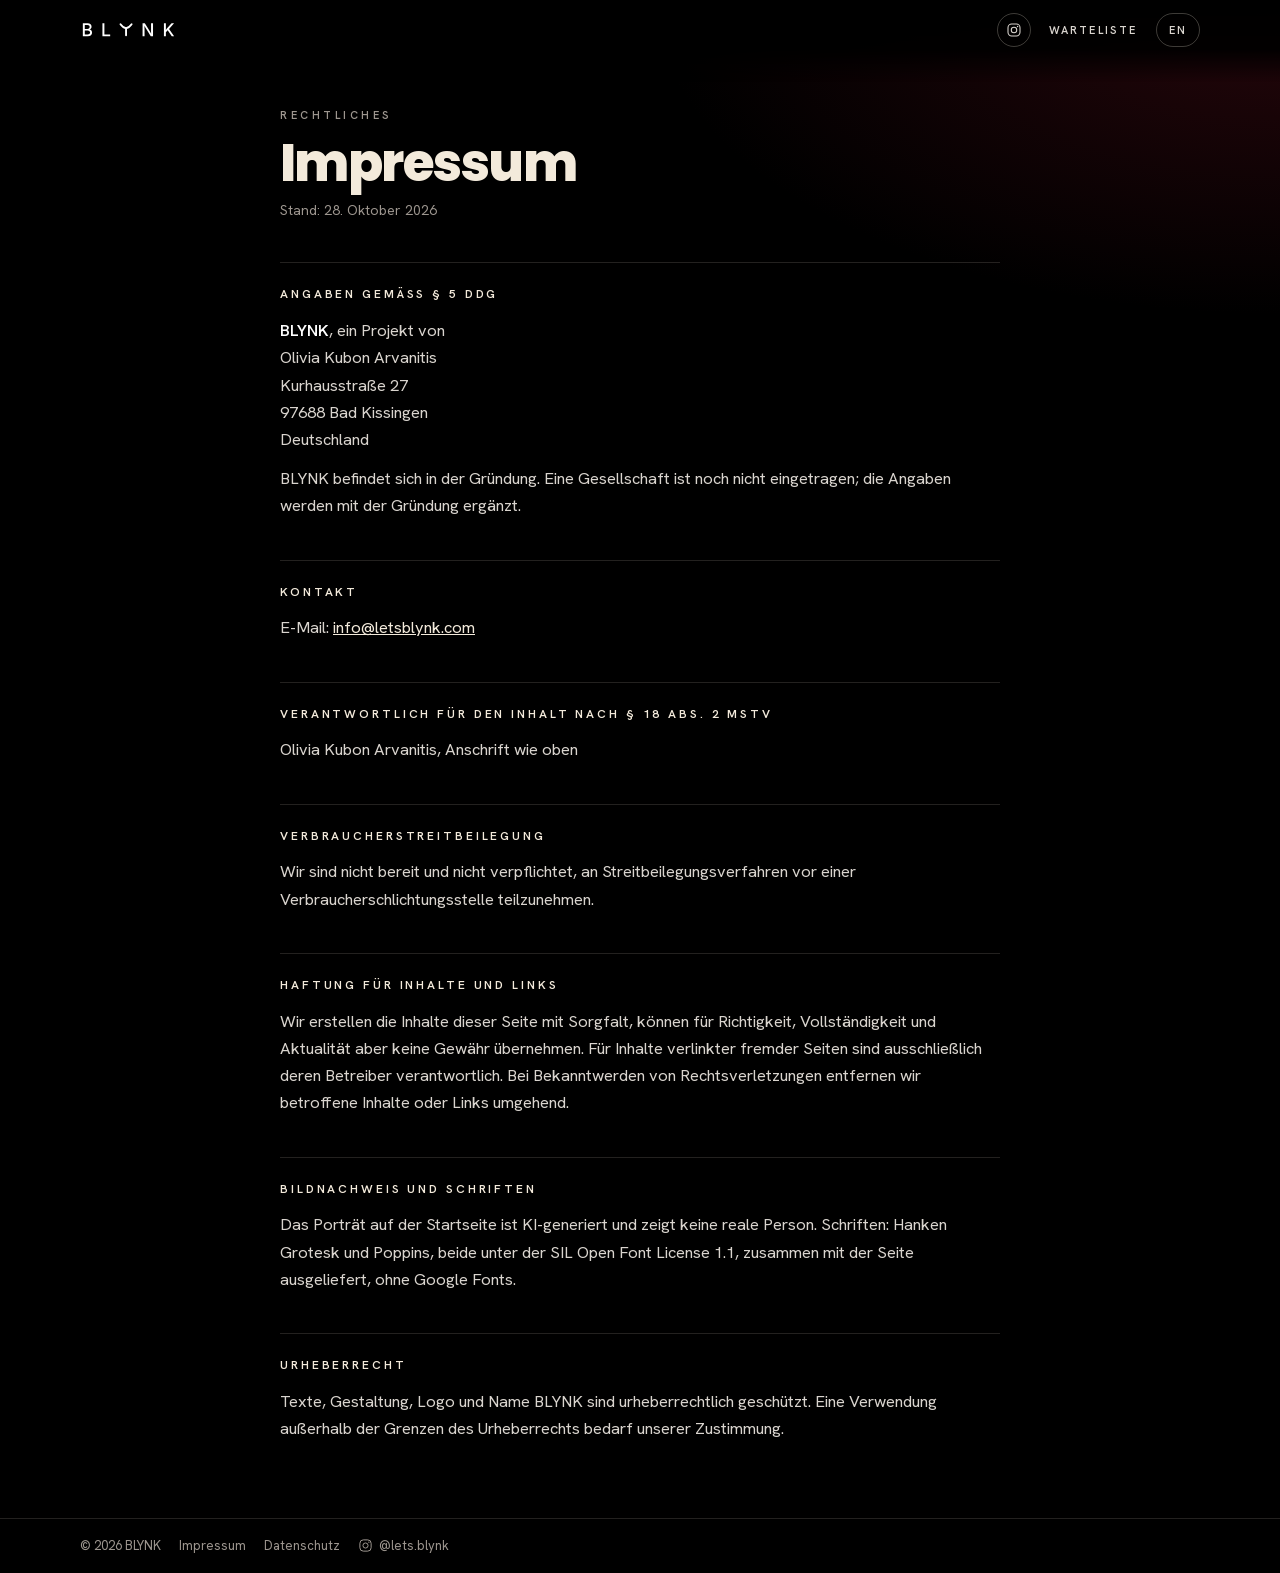
<file: impressum.html>
<!doctype html>
<html lang="de">
<head>
<meta charset="utf-8">
<meta name="viewport" content="width=device-width,initial-scale=1,viewport-fit=cover">
<title>Impressum · BLYNK</title>
<meta name="robots" content="noindex">
<meta name="theme-color" content="#000000">
<link rel="icon" href="favicon.ico" sizes="any">
<link rel="icon" href="favicon.svg" type="image/svg+xml">
<link rel="apple-touch-icon" href="apple-touch-icon.png">
<link rel="stylesheet" href="legal.css">
</head>
<body>
<header><div class="w">
 <a href="index.html" aria-label="BLYNK, zur Startseite"><svg class="wm" role="img" aria-label="BLYNK" viewBox="-160 -160 11188 1810"><g transform="translate(0 1490) scale(1 -1)"><path d="M165 0H738C1084 0 1241 173 1241 402C1241 631 1080 761 931 769V784C1069 818 1183 913 1183 1099C1183 1319 1030 1490 714 1490H165ZM393 196V669H724C902 669 1015 554 1015 413C1015 289 929 196 715 196ZM393 845V1295H698C875 1295 959 1202 959 1080C959 937 843 845 692 845Z" fill="#fff"/><path transform="translate(2287 0)" d="M165 0H1068V196H393V1490H165Z" fill="#fff"/><path d="M4559 1380 Q5207 486 5855 1380" fill="none" stroke="#fff" stroke-width="220" stroke-linecap="round"/><path d="M5207 933 L5207 110" fill="none" stroke="#fff" stroke-width="220" stroke-linecap="round"/><path transform="translate(6969 0)" d="M165 0H396V795C396 872 388 1026 379 1213C487 1013 544 910 617 793L1120 0H1384V1490H1153V642C1153 556 1157 417 1168 273C1102 416 1035 529 989 603L428 1490H165Z" fill="#fff"/><path transform="translate(9460 0)" d="M165 0H393V468L602 692L1083 0H1353L761 845L1347 1490H1057L639 1027C544 920 466 824 390 717L393 1014V1490H165Z" fill="#fff"/></g></svg></a>
 <nav><a class="social" href="https://www.instagram.com/lets.blynk/" target="_blank" rel="noopener" aria-label="BLYNK auf Instagram (@lets.blynk)"><svg viewBox="0 0 24 24" aria-hidden="true"><rect x="3" y="3" width="18" height="18" rx="5.5" fill="none" stroke="currentColor" stroke-width="1.6"/><circle cx="12" cy="12" r="4.1" fill="none" stroke="currentColor" stroke-width="1.6"/><circle cx="17.4" cy="6.6" r="1.1" fill="currentColor"/></svg></a><a href="index.html" class="back" data-de="Warteliste" data-en="Waiting list">Warteliste</a><button class="lang" id="lang" type="button">EN</button></nav>
</div></header>

<main class="w">
<div data-lang="de">
 <p class="kicker">Rechtliches</p>
 <h1>Impressum</h1>
 <p class="stand">Stand: 28. Oktober 2026</p>

 <h2>Angaben gemäß § 5 DDG</h2>
 <address><b>BLYNK</b>, ein Projekt von<br>Olivia Kubon Arvanitis<br>Kurhausstraße 27<br>97688 Bad Kissingen<br>Deutschland</address>
 <p>BLYNK befindet sich in der Gründung. Eine Gesellschaft ist noch nicht eingetragen; die Angaben werden mit der Gründung ergänzt.</p>

 <h2>Kontakt</h2>
 <p>E-Mail: <a href="mailto:info@letsblynk.com">info@letsblynk.com</a></p>

 <h2>Verantwortlich für den Inhalt nach § 18 Abs. 2 MStV</h2>
 <p>Olivia Kubon Arvanitis, Anschrift wie oben</p>

 <h2>Verbraucherstreitbeilegung</h2>
 <p>Wir sind nicht bereit und nicht verpflichtet, an Streitbeilegungsverfahren vor einer Verbraucherschlichtungsstelle teilzunehmen.</p>

 <h2>Haftung für Inhalte und Links</h2>
 <p>Wir erstellen die Inhalte dieser Seite mit Sorgfalt, können für Richtigkeit, Vollständigkeit und Aktualität aber keine Gewähr übernehmen. Für Inhalte verlinkter fremder Seiten sind ausschließlich deren Betreiber verantwortlich. Bei Bekanntwerden von Rechtsverletzungen entfernen wir betroffene Inhalte oder Links umgehend.</p>

 <h2>Bildnachweis und Schriften</h2>
 <p>Das Porträt auf der Startseite ist KI-generiert und zeigt keine reale Person. Schriften: Hanken Grotesk und Poppins, beide unter der SIL Open Font License 1.1, zusammen mit der Seite ausgeliefert, ohne Google Fonts.</p>

 <h2>Urheberrecht</h2>
 <p>Texte, Gestaltung, Logo und Name BLYNK sind urheberrechtlich geschützt. Eine Verwendung außerhalb der Grenzen des Urheberrechts bedarf unserer Zustimmung.</p>
</div>

<div data-lang="en">
 <p class="kicker">Legal</p>
 <h1>Legal notice</h1>
 <p class="stand">Last updated: 28 October 2026</p>

 <h2>Information according to § 5 DDG (Germany)</h2>
 <address><b>BLYNK</b>, a project by<br>Olivia Kubon Arvanitis<br>Kurhausstraße 27<br>97688 Bad Kissingen<br>Germany</address>
 <p>BLYNK is being founded. No company has been registered yet; these details will be updated once it is.</p>

 <h2>Contact</h2>
 <p>Email: <a href="mailto:info@letsblynk.com">info@letsblynk.com</a></p>

 <h2>Responsible for content according to § 18 (2) MStV</h2>
 <p>Olivia Kubon Arvanitis, address as above</p>

 <h2>Consumer dispute resolution</h2>
 <p>We are neither willing nor obliged to take part in dispute resolution proceedings before a consumer arbitration board.</p>

 <h2>Liability for content and links</h2>
 <p>We create the content of this site with care but cannot guarantee that it is correct, complete or up to date. The operators of linked third-party sites are solely responsible for their content. If we become aware of any infringement, we will remove the content or link concerned without delay.</p>

 <h2>Image credits and fonts</h2>
 <p>The portrait on the home page is AI-generated and does not show a real person. Fonts: Hanken Grotesk and Poppins, both under the SIL Open Font License 1.1, delivered with the site, without Google Fonts.</p>

 <h2>Copyright</h2>
 <p>Texts, design, logo and the name BLYNK are protected by copyright. Any use beyond what copyright law permits requires our consent.</p>
</div>
</main>

<footer><div class="w">
 <span>© 2026 BLYNK</span>
 <a href="impressum.html" data-de="Impressum" data-en="Legal notice">Impressum</a>
 <a href="datenschutz.html" data-de="Datenschutz" data-en="Privacy">Datenschutz</a>
 <a class="igfoot" href="https://www.instagram.com/lets.blynk/" target="_blank" rel="noopener"><svg viewBox="0 0 24 24" aria-hidden="true"><rect x="3" y="3" width="18" height="18" rx="5.5" fill="none" stroke="currentColor" stroke-width="1.6"/><circle cx="12" cy="12" r="4.1" fill="none" stroke="currentColor" stroke-width="1.6"/><circle cx="17.4" cy="6.6" r="1.1" fill="currentColor"/></svg><span>@lets.blynk</span></a>
</div></footer>

<script>
let lang = "de";
try { const s = localStorage.getItem("blynk-lang"); if (s === "de" || s === "en") lang = s; } catch (e) {}
function setLang(l) {
 lang = l; document.documentElement.lang = l;
 document.getElementById("lang").textContent = l === "de" ? "EN" : "DE";
 document.querySelectorAll("[data-de]").forEach(el => el.textContent = el.dataset[l]);
 document.title = (l === "de" ? "Impressum" : "Legal notice") + " · BLYNK";
 try { localStorage.setItem("blynk-lang", l); } catch (e) {}
}
document.getElementById("lang").onclick = () => setLang(lang === "de" ? "en" : "de");
setLang(lang);
</script>
</body>
</html>
</file>
<file: legal.css>
@font-face{font-family:"Hanken Grotesk";font-weight:400;font-display:swap;src:url(media/fonts/HankenGrotesk-Regular.woff2) format("woff2")}
@font-face{font-family:"Hanken Grotesk";font-weight:600;font-display:swap;src:url(media/fonts/HankenGrotesk-SemiBold.woff2) format("woff2")}
@font-face{font-family:"Poppins";font-weight:800;font-display:swap;src:url(media/fonts/Poppins-ExtraBold.ttf) format("truetype")}
/* Rechtstexte im Look der Warteliste: Schwarz, Knochenweiß, Weinrot als Akzent */
:root{--bg:#000;--fg:#fff;--soft:#d9d4ce;--muted:#9d968f;--bone:#f3eadb;--wine:#6e1220;--line:rgba(243,234,219,.14);
 --ui:"Hanken Grotesk","Helvetica Neue",Helvetica,Arial,sans-serif;--display:"Poppins","Helvetica Neue",Helvetica,Arial,sans-serif;color-scheme:dark}
*{box-sizing:border-box}
html{-webkit-text-size-adjust:100%}
body{margin:0;background:radial-gradient(70% 50% at 100% 0%,rgba(110,18,32,.35),transparent 70%),#000;background-attachment:fixed;color:var(--fg);font-family:var(--ui);font-size:16.5px;line-height:1.65;-webkit-font-smoothing:antialiased}
a{color:var(--bone)}
.w{max-width:760px;margin:0 auto;padding-left:max(20px,env(safe-area-inset-left,0px));padding-right:max(20px,env(safe-area-inset-right,0px))}
header{position:sticky;top:0;z-index:5;background:linear-gradient(180deg,#000 0%,rgba(0,0,0,.92) 60%,rgba(0,0,0,0));padding:env(safe-area-inset-top,0px) 0 22px}
header .w{max-width:1160px;display:flex;align-items:center;gap:16px;height:60px}
.wm{width:96px;height:auto;display:block}
header nav{margin-left:auto;display:flex;align-items:center;gap:8px}
header nav a{font-size:11px;font-weight:600;letter-spacing:.2em;text-transform:uppercase;color:var(--soft);text-decoration:none;padding:8px 10px}
header nav a:hover{color:var(--bone)}
.lang{font:inherit;font-size:11px;font-weight:600;letter-spacing:.2em;background:none;color:var(--soft);border:1px solid rgba(243,234,219,.25);border-radius:999px;padding:7px 12px;cursor:pointer}
.lang:hover{border-color:var(--bone);color:var(--bone)}
main{padding:24px 0 64px}
.kicker{font-size:11px;font-weight:600;letter-spacing:.32em;text-transform:uppercase;color:var(--muted);margin:0 0 12px}
h1{font-family:var(--display);font-weight:800;font-size:clamp(34px,6vw,52px);letter-spacing:-.03em;line-height:1.02;margin:0 0 10px;color:var(--bone)}
.stand{color:var(--muted);font-size:14px;margin:0 0 36px}
h2{font-size:12px;font-weight:600;letter-spacing:.24em;text-transform:uppercase;color:var(--bone);margin:40px 0 12px;padding-top:22px;border-top:1px solid var(--line)}
p,li{color:var(--soft)}
p{margin:0 0 12px}
ul{margin:0 0 12px;padding-left:20px}
li{margin-bottom:6px}
address{font-style:normal;color:var(--soft);margin:0 0 12px}
b{color:var(--fg);font-weight:600}
mark{background:rgba(110,18,32,.55);color:#ffd9de;padding:0 5px;border-radius:4px}
.note{border:1px solid var(--line);border-radius:16px;padding:14px 16px;font-size:14px;color:var(--muted);margin:0 0 8px}
footer{border-top:1px solid var(--line);background:#000}
footer .w{max-width:1160px;display:flex;flex-wrap:wrap;gap:6px 18px;padding-top:16px;padding-bottom:calc(16px + env(safe-area-inset-bottom,0px));font-size:13px;color:var(--muted)}
footer a{color:var(--muted);text-decoration:none}
footer a:hover{color:var(--fg)}
[data-lang]{display:none}
html[lang="de"] [data-lang="de"],html[lang="en"] [data-lang="en"]{display:block}
:focus-visible{outline:2px solid var(--bone);outline-offset:3px;border-radius:6px}
.social{display:grid;place-items:center;width:34px;height:34px;padding:0!important;border-radius:999px;border:1px solid rgba(243,234,219,.25);color:var(--soft)}
.social:hover{border-color:var(--bone);color:var(--bone)}
.social svg{width:16px;height:16px}
.igfoot{display:inline-flex;align-items:center;gap:6px}
.igfoot svg{width:15px;height:15px}
</file>
